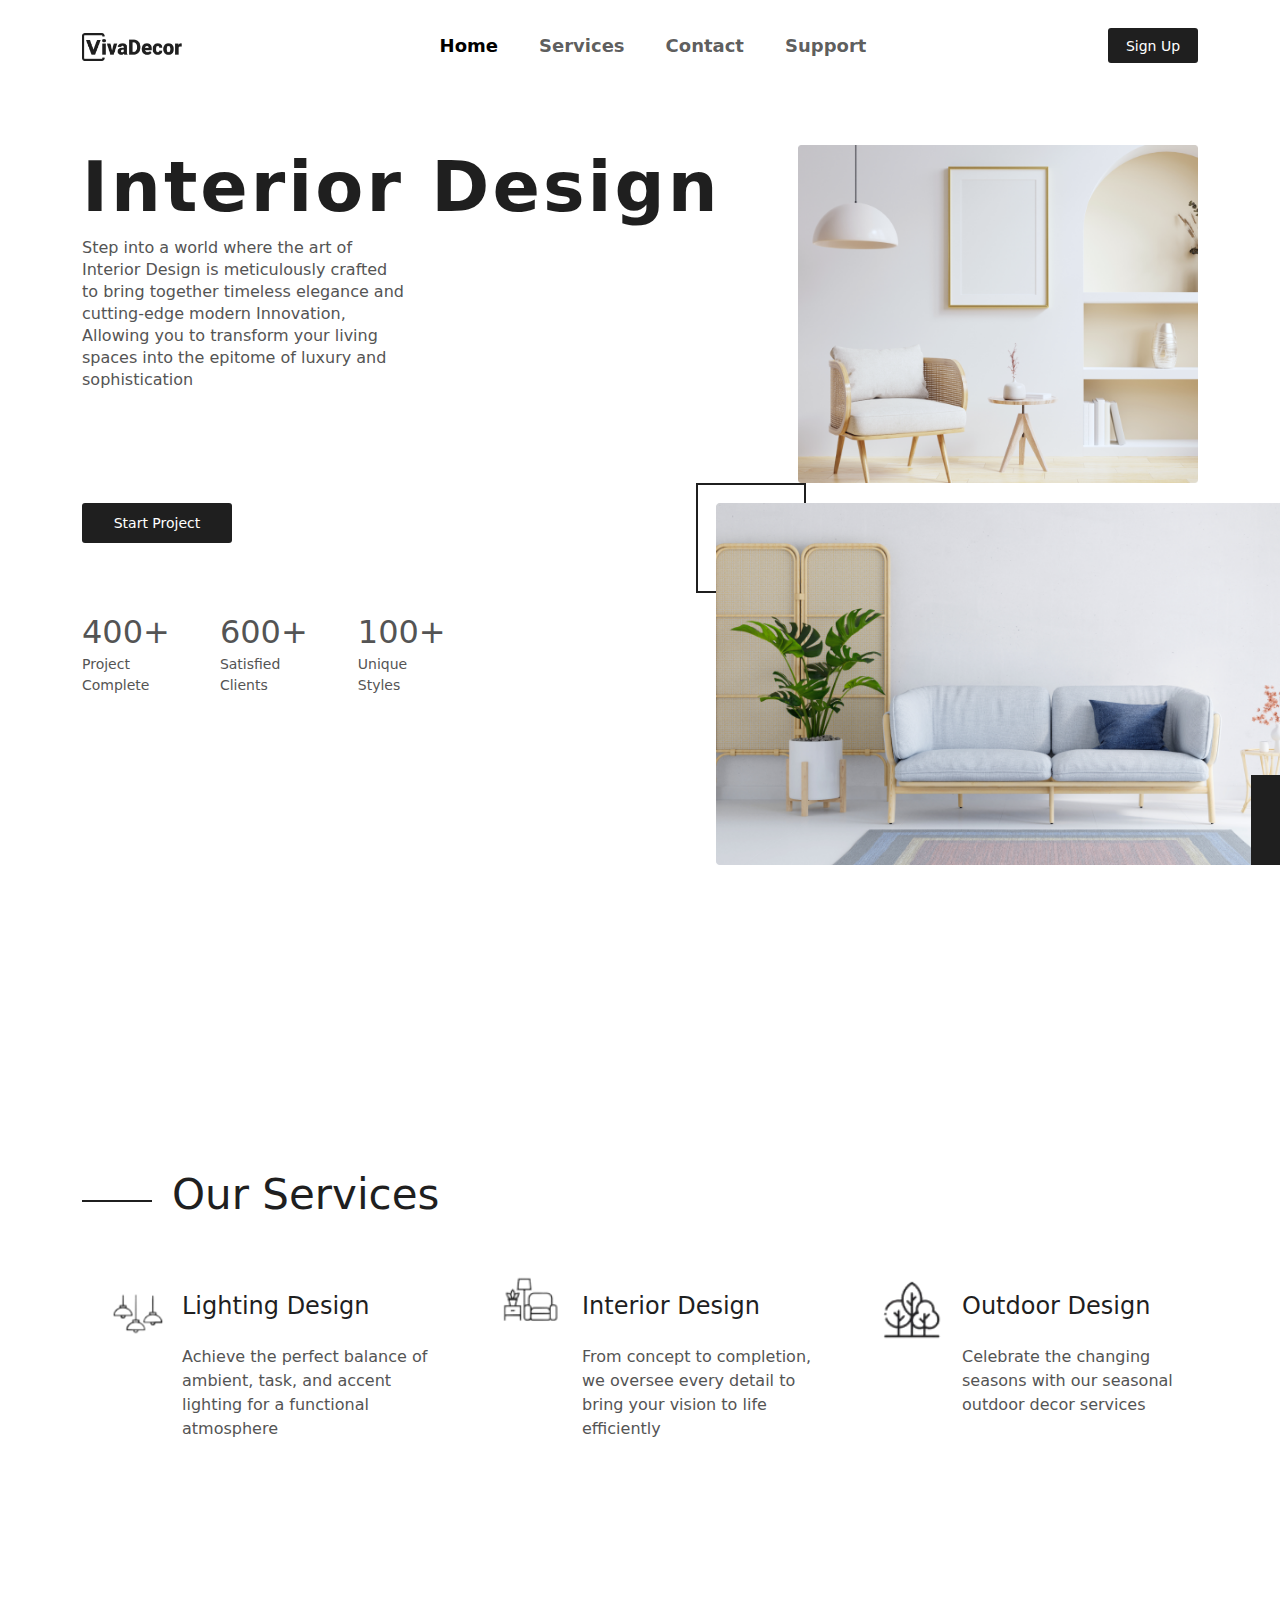
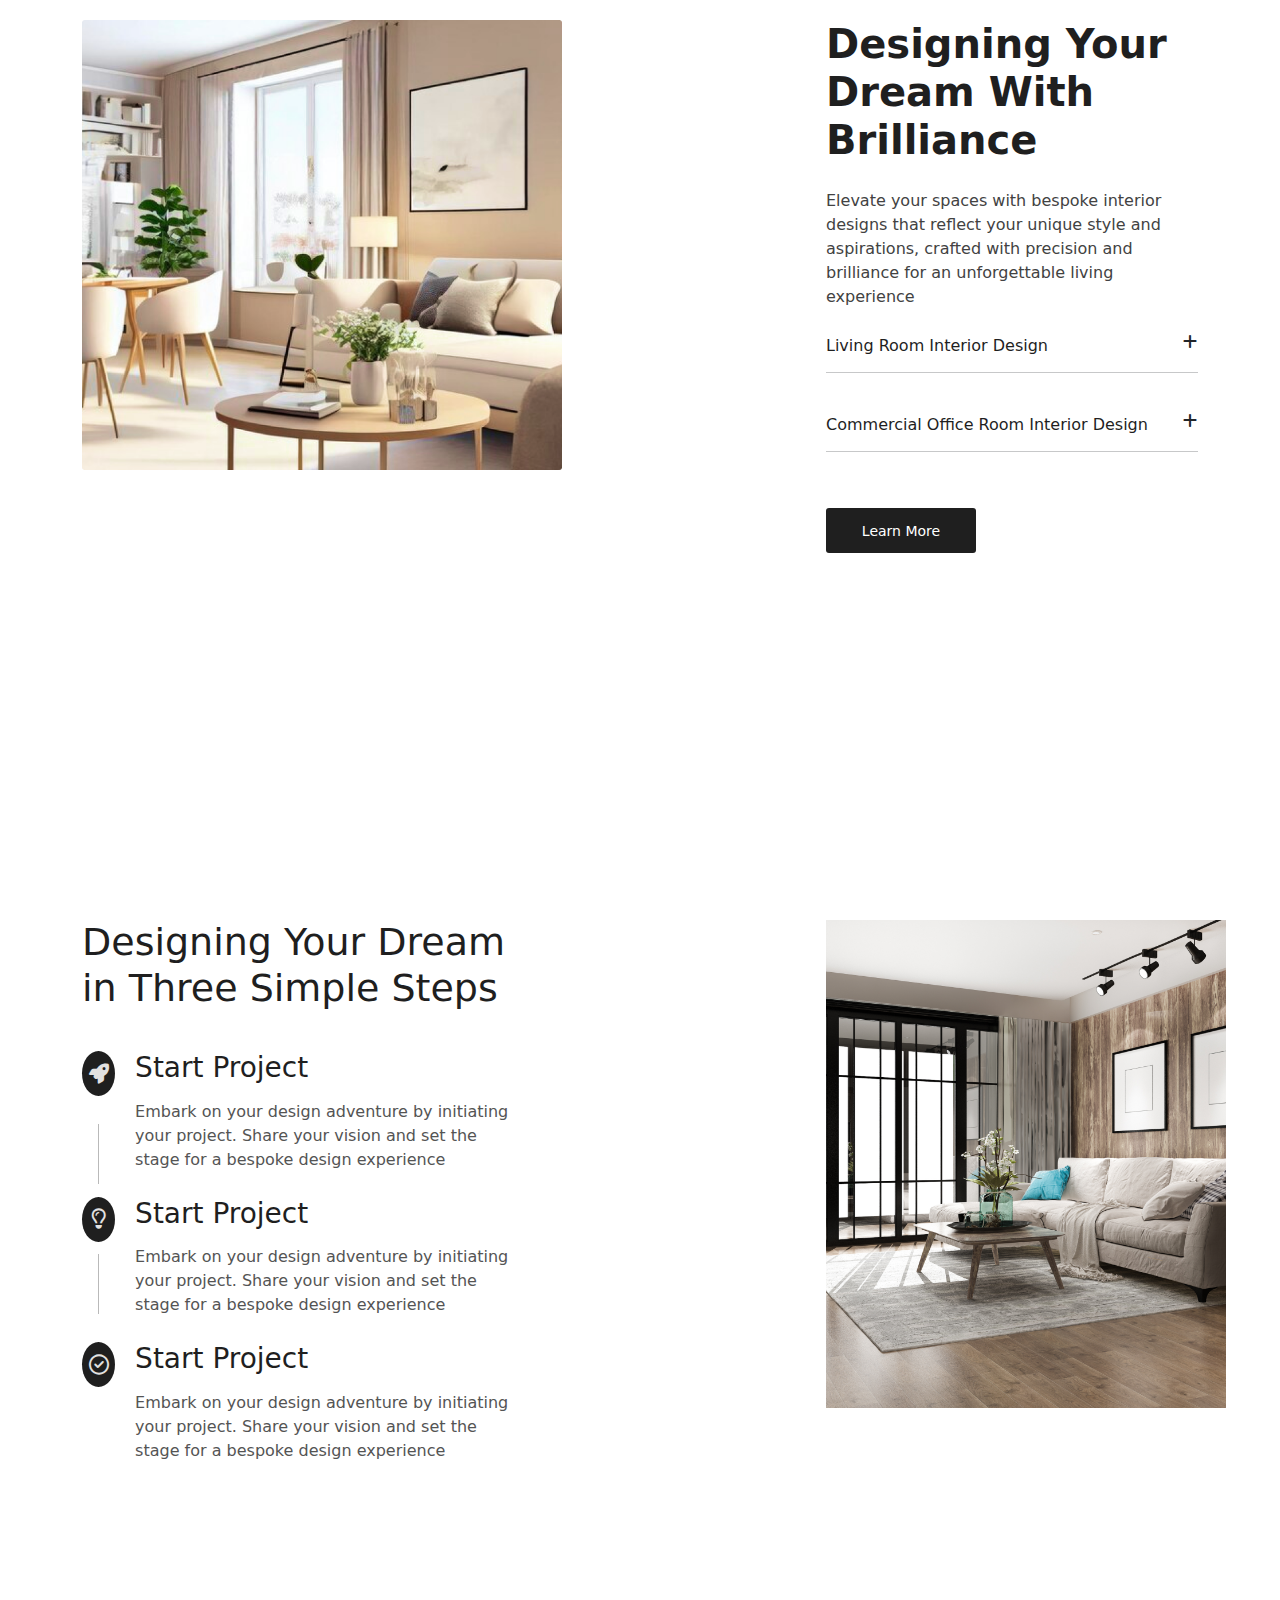
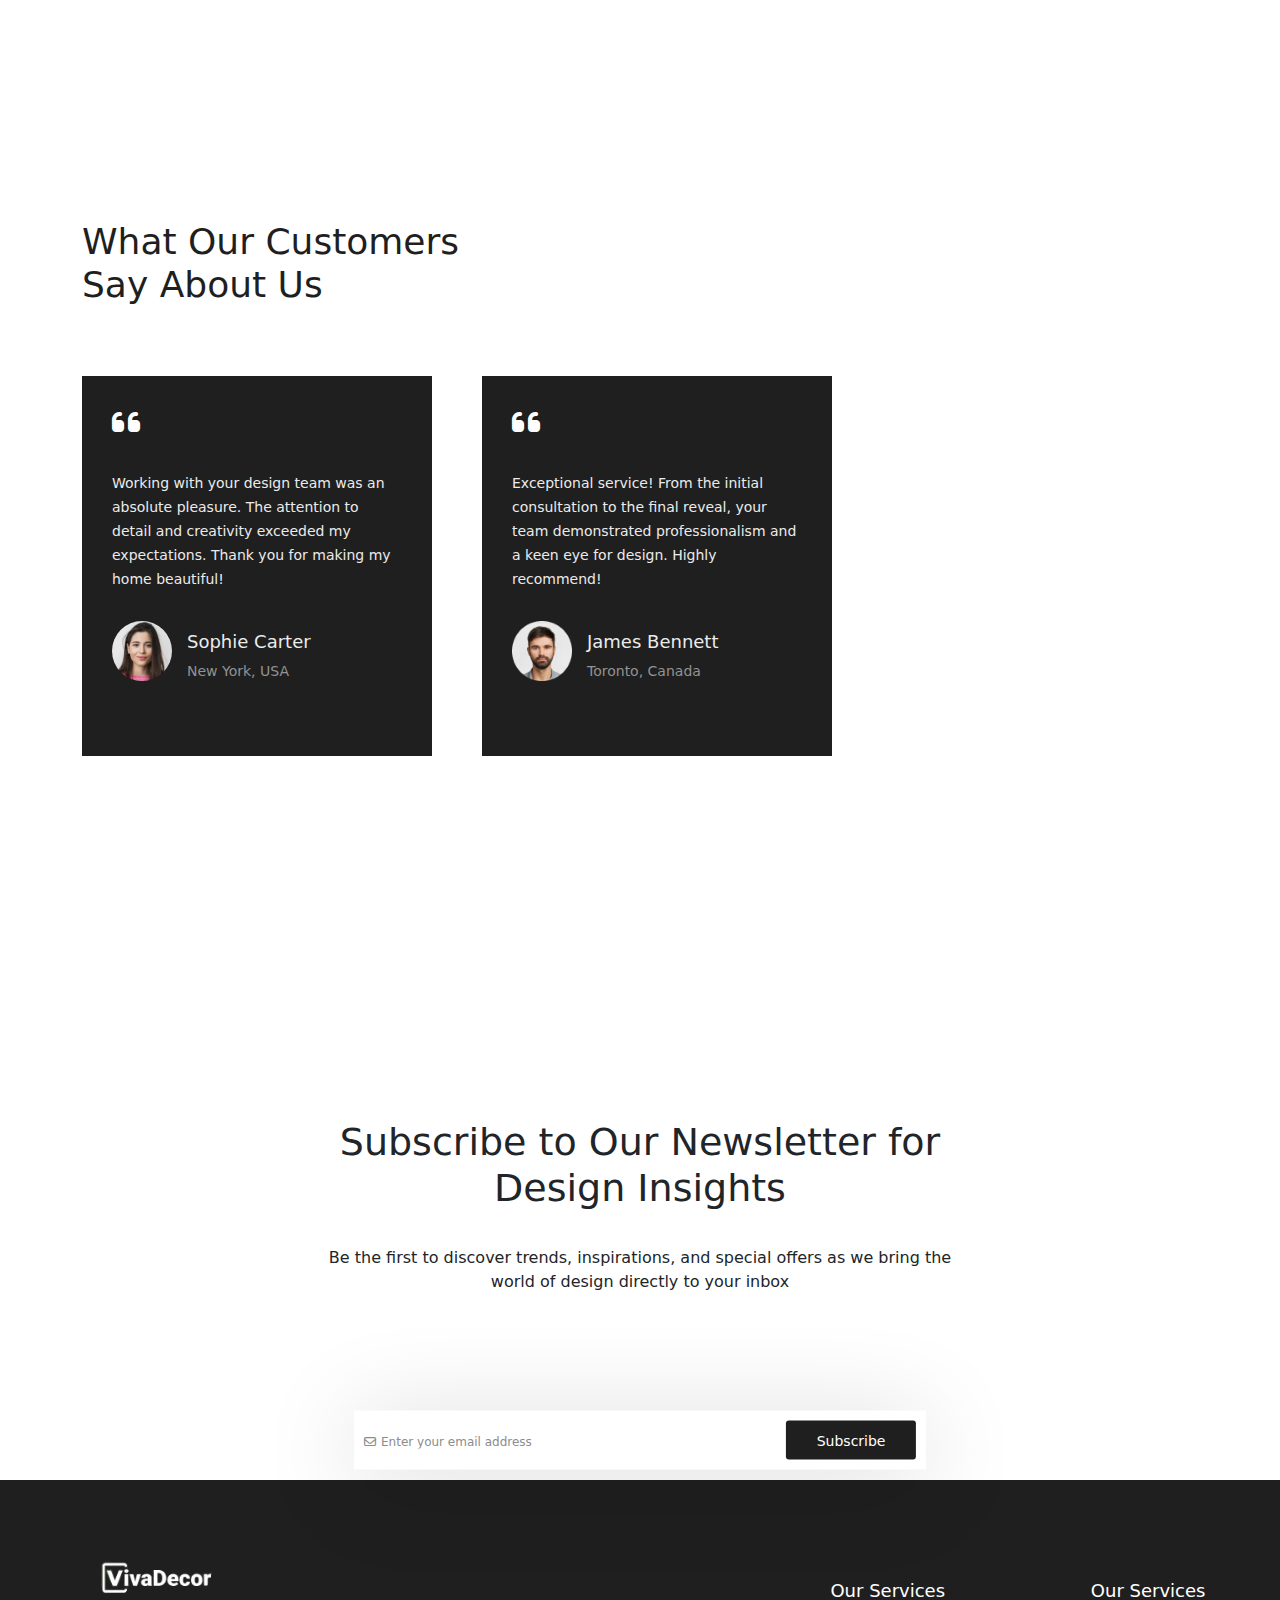
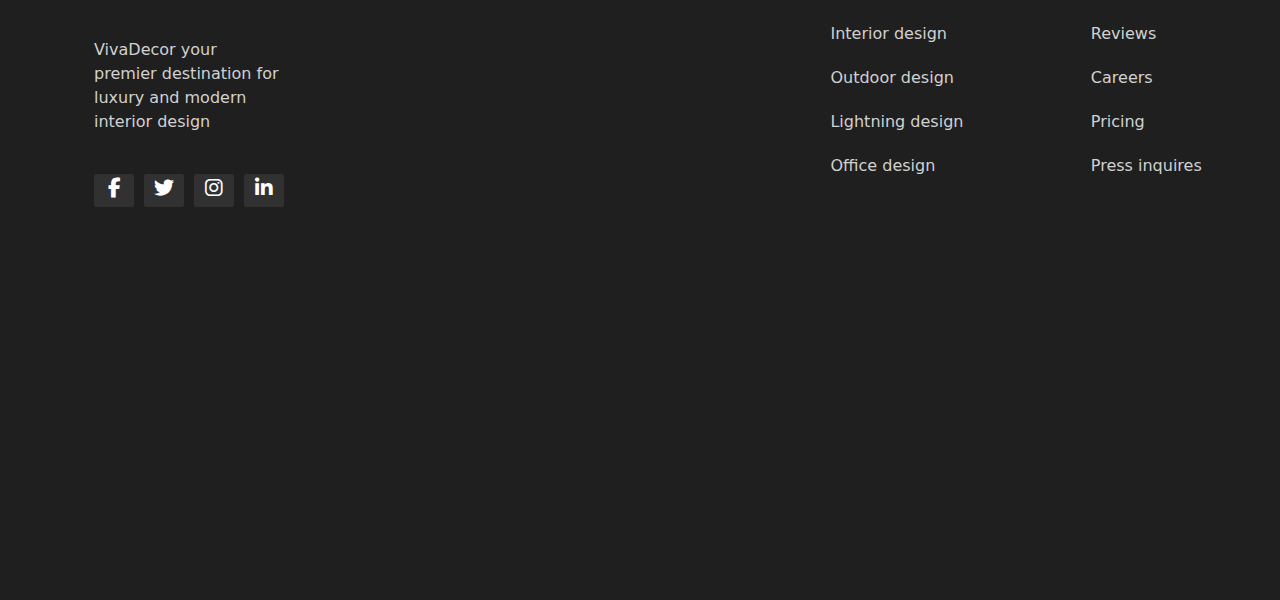
<file: index.html>
<!DOCTYPE html>
<html lang="en">
<head>
    <meta charset="UTF-8">
    <meta name="viewport" content="width=device-width, initial-scale=1.0">
    <link rel="stylesheet" href="css/bootstrap.min.css">
    <link rel="stylesheet" href="css/bootstrap.min.css.map">
    <link rel="stylesheet" href="css/all.css">
    <link rel="stylesheet" href="css/all.min.css">
    <link rel="stylesheet" href="css/style.css">
    <title>Document</title>
</head>
<body>
    

    <section class="sec1">
        <div class="header">
            <nav class="navbar navbar-expand-sm">
                <div class="container mt-3">
                    <div class="logo_div">
                        <a class="navbar-brand" href="#"><img src="photo/Logo.png" alt="..." class="logo_img" width="100"></a>
                        <button class="navbar-toggler" type="button" data-bs-toggle="collapse" data-bs-target="#mynavbar">
                            <span class="navbar-toggler-icon"></span>
                        </button>
                    </div>
                    <div class="collapse navbar-collapse" id="mynavbar">
                        <ul class="navbar-nav sec1_navlinks">
                            <li class="nav-item">
                                <a class="nav-link active" href="#">Home</a>
                            </li>
                            <li class="nav-item">
                                <a class="nav-link" href="#">Services</a>
                            </li>
                            <li class="nav-item">
                                <a class="nav-link" href="#">Contact</a>
                            </li>
                            <li class="nav-item">
                                <a class="nav-link" href="#">Support</a>
                            </li>
                        </ul>
                        <form class="d-flex ms-auto">
                            <button class="sec1_btn" type="button">Sign Up</button>
                        </form>
                    </div>
                </div>
            </nav>
        </div>


        <div class="sec1_content1 container-lg">
            <div class="sec1_text_content1">
                <h2>Interior Design</h2>
                <p>Step into a world where the art of Interior Design is meticulously crafted to bring together timeless elegance and cutting-edge 
                    modern Innovation, Allowing you to transform your living spaces into the epitome of luxury and sophistication</p>
            </div>
            <div class="sec1_img_content1">
                <img src="photo/Image 1.png" alt="..." width="400">
            </div>
        </div>

        <div class="sec1_content2 container-lg">
            <div class="sec1_text_content2">
                <button class="sec1_btn sec1_btn_content2">Start Project</button>
                <div class="sec1_text_content2_nums">
                    <div class="content2_nums">
                        <h2>400+</h2>
                        <p>Project Complete</p>
                    </div>
                    <div class="content2_nums">
                        <h2>600+</h2>
                        <p>Satisfied Clients</p>
                    </div>
                    <div class="content2_nums">
                        <h2>100+</h2>
                        <p>Unique Styles</p>
                    </div>
                </div>
            </div>
            <div class="sec1_img_content2">
                <div class="empty_border"></div>
                <img src="photo/Image 2.png" alt="..." width="570">
                <div class="arrow_icon">
                    <i class="fa-solid fa-arrow-down-long"></i>
                </div>
            </div>
        </div>
        
    </section>

    <section class="sec2">
        <div class="sec2_container container-lg">
            <div class="sec2_content mb-4">
                <h2>Our Services</h2>
            </div>
            <div class="row">
                <div class="col-sm-12 col-md-6 col-lg-4">
                    <div class="sec2_design1">
                        <div class="sec2_icon">
                            <img src="photo/Screenshot_2024-09-11_001242-removebg-preview.png" alt="..." width="100">
                        </div>
                        <div class="sec2_title mt-5">
                            <h3>Lighting Design</h3>
                            <p class="mt-4">Achieve the perfect balance of ambient, task, and accent lighting for a functional atmosphere</p>
                        </div>
                    </div>
                </div>
                <div class="col-sm-12 col-md-6 col-lg-4">
                    <div class="sec2_design1">
                        <div class="sec2_icon">
                            <img src="photo/Screenshot_2024-09-11_001455-removebg-preview.png" alt="..." width="120">
                        </div>
                        <div class="sec2_title mt-5">
                            <h3>Interior Design</h3>
                            <p class="mt-4">From concept to completion, we oversee every detail to bring your vision to life efficiently</p>
                        </div>
                    </div>
                </div>
                <div class="col-sm-12 col-md-6 col-lg-4">
                    <div class="sec2_design1">
                        <div class="sec2_icon">
                            <img src="photo/Screenshot_2024-09-11_001500-removebg-preview.png" alt="..." width="120">
                        </div>
                        <div class="sec2_title mt-5">
                            <h3>Outdoor Design</h3>
                            <p class="mt-4">Celebrate the changing seasons with our seasonal outdoor decor services</p>
                        </div>
                    </div>
                </div>
            </div>
        </div>
    </section>

    <section class="sec3 container-lg">
            <div class="col-sm-12 col-md-6 col-lg-4">
                <div class="sec3_img_content">
                    <img src="photo/Mask group.png" alt="..." width="480" height="450">
                </div>
            </div>
            <div class="col-sm-12 col-md-6 col-lg-4">
                <div class="sec3_text_content">
                    <h2>Designing Your Dream With Brilliance</h2>
                    <p class="sec3_text_content_P">Elevate your spaces with bespoke interior designs that reflect your unique style and aspirations, crafted with precision and brilliance for an unforgettable living experience</p>
                    <div class="sec3_plus">
                        <p class="plus_p">Living Room Interior Design</p>
                        <i class="fa-solid fa-plus"></i>
                    </div>
                    <hr>
                    <div class="sec3_plus sec3_plus2">
                        <p class="plus_p ">Commercial Office Room Interior Design</p>
                        <i class="fa-solid fa-plus"></i>
                    </div>
                    <hr>
                    <button class="sec1_btn sec3_btn">Learn More</button>
                </div>
            </div>
    </section>

    <section class="sec4 container-lg">
        <div class="sec4_text_content">
            <div class="col-sm-12 col-md-6 col-lg-7">
                <h2 class="sec4_text_content_title">Designing Your Dream in Three Simple Steps</h2>
                <div class="sec4_text_content_dream">
                    <div class="sec4_icon">
                        <i class="fa-solid fa-rocket"></i>
                    </div>
                    <div class="sec4_dreams_content">
                        <h2>Start Project</h2>
                        <p>Embark on your design adventure by initiating your project. Share your vision and set the stage for a bespoke design experience</p>
                    </div>
                </div>
                <div class="sec4_text_content_dream">
                    <div class="sec4_icon sec4_icon_center">
                        <i class="fa-regular fa-lightbulb"></i>
                    </div>
                    <div class="sec4_dreams_content">
                        <h2>Start Project</h2>
                        <p>Embark on your design adventure by initiating your project. Share your vision and set the stage for a bespoke design experience</p>
                    </div>
                </div>
                <div class="sec4_text_content_dream">
                    <div class="sec4_icon">
                        <i class="fa-regular fa-circle-check"></i>
                    </div>
                    <div class="sec4_dreams_content">
                        <h2>Start Project</h2>
                        <p>Embark on your design adventure by initiating your project. Share your vision and set the stage for a bespoke design experience</p>
                    </div>
                </div>
            </div>
        </div>
        <div class="col-sm-12 col-md-6 col-lg-4">
            <div class="sec4_img_content">
                <img src="photo/Image.png" alt="..." width="400">
            </div>
        </div>
    </section>

    <section class="sec5 container-xl">
        <div class="sec5_img_content">
            <img src="photo/Mask group (1).png" alt="..." width="500">
            <div class="sec5_icons">
                <div class="sec5_left">
                    <i class="fa-solid fa-arrow-left-long"></i>
                </div>
                <div class="sec5_left sec5_right">
                    <i class="fa-solid fa-arrow-right-long"></i>                </div>
            </div>
        </div>
        <div class="sec5_text_content">
            <div class="col-sm-12 col-md-12">
                <h2>What Our Customers<br> Say About Us</h2>
                <div class="sec5_blocks_content">
                    <div class="sec5_blocks">
                        <i class="fa-solid fa-quote-left"></i>
                        <p class="sec5_blocks_p">Working with your design team was an absolute pleasure. The attention to detail and creativity exceeded my expectations.  Thank you for making my home beautiful!</p>
                        <div class="sec5_info">
                            <img src="photo/31039659.webp" alt="..."  width="60" height="60" style="border-radius: 50%;">
                            <div class="sec5_info_p">
                                <h3>Sophie Carter</h3>
                                <p>New York, USA</p>
                            </div>
                        </div>
                    </div>
                    <div class="sec5_blocks1 sec5_blocks">
                        <i class="fa-solid fa-quote-left"></i>
                        <p class="sec5_blocks_p">Exceptional service! From the initial consultation to the final reveal, your team demonstrated professionalism and a keen eye for design. Highly recommend!</p>
                        <div class="sec5_info">
                            <img src="photo/Mask group (2).png" alt="..." width="60" height="60">
                            <div class="sec5_info_p">
                                <h3>James Bennett</h3>
                                <p>Toronto, Canada</p>
                            </div>
                        </div>
                    </div>
                </div>
            </div>
        </div>
    </section>

    <section class="sec6">
        <div class="sec6_content">
            <h2>Subscribe to Our Newsletter for Design Insights</h2>
            <p>Be the first to discover trends, inspirations, and special offers as we bring the world of design directly to your inbox</p>
        </div>
        <div class="email_info">
            <i class="fa-regular fa-envelope"></i>
            <input type="email" placeholder="Enter your email address">
            <button class="sec1_btn email_info_btn">Subscribe</button>
        </div>
    </section>

    <section class="sec7">
        <div class="col-sm-12 col-md-6 col-lg-4">
            <div class="div1">
                <img src="photo/Screenshot_2024-09-12_044202-removebg-preview.png" alt="" class="logo_img" width="200">
                <p>VivaDecor your premier destination for luxury and modern interior design</p>
                <div class="social">
                    <div class="social_icons">
                        <a href="#"><i class="fa-brands fa-facebook-f"></i></a>
                    </div>
                    <div class="social_icons twi">
                        <a href="#"><i class="fa-brands fa-twitter"></i></a>
                    </div>
                    <div class="social_icons ins">
                        <a href="#"><i class="fa-brands fa-instagram"></i></a>
                    </div>
                    <div class="social_icons">
                        <a href="#"><i class="fa-brands fa-linkedin-in"></i></a>
                    </div>
                </div>
            </div>
        </div>

    <div class="div_all">
        <div class="col-sm-12 col-md-6 col-lg-3">
            <div class="div2">
                <h4>Our Services</h4>
                <p>Interior design</p>
                <p>Outdoor design</p>
                <p>Lightning design</p>
                <p>Office design</p>
            </div>
        </div>
        <div class="col-sm-12 col-md-6 col-lg-3">
            <div class="div3">
                <h4>Our Services</h4>
                <p>Reviews</p>
                <p>Careers</p>
                <p>Pricing</p>
                <p>Press inquires</p>
            </div>
        </div>
        
        <div class="col-sm-12 col-md-6 col-lg-3">
            <div class="div4">
                <h4>Our Services</h4>
                <p>info@vivadecor.com</p>
                <p>Design Avenue Cityville,<br> CA 90210 United States</p>
            </div>
        </div>
    </div>    
    </section>
    
    <script src="js/bootstrap.bundle.min.js"></script>
    <script src="js/bootstrap.bundle.min.js.map"></script>
</body>
</html>
</file>
<file: css/style.css>
*{
    margin: 0;
    padding: 0;
    box-sizing: border-box;
}
.sec1{
    width: 100%;
    height: 130vh;
}
.sec1_navlinks{
    margin-left: auto;
    gap: 25px;
}
.sec1_navlinks li a{
    font-size: 18px;
    font-weight: 600;
}
.sec1_btn{
    background-color: #1F1F1F;
    color: #fff;
    width: 90px;
    height: 35px;
    border: none;
    outline: none;
    border-radius: 3px;
    font-size: 14px;
    line-height: 24px;
}
.sec1_content1{
    margin-top: 70px;
}
.sec1_content1{
    display: flex;
}
.sec1_text_content1 h2{
    color: #1F1F1F;
    font-size: 70px;
    letter-spacing: 3px;
    font-weight: 600;
}
.sec1_text_content1 p{
    width: 45%;
    color: #545454;
    font-size: 16px;
    line-height: 22px;
}
.sec1_content2{
    display: flex;
    /* justify-content: space-around; */
}
.sec1_content2{
    margin-top: 20px;
}
.sec1_btn_content2{
    width: 150px;
    height: 40px;
    margin: 0px 0px 70px;
}
.sec1_text_content2_nums{
    display: flex;
    gap: 50px;
    color: #545454;
}
.sec1_text_content2_nums h2{
    font-size: 32px;
}
.sec1_text_content2_nums p{
    font-size: 14px;
    margin-top: -5px;
}
.sec1_img_content2{
    margin-left: 270px;
}
.empty_border{
    position: absolute;
    z-index: -1;
    width: 110px;
    height: 110px;
    border: 2px solid #1F1F1F;
    margin-top: -20px;
    margin-left: -20px;
}
.arrow_icon{
    position: relative;
    z-index: 3;
    margin-left: auto;
    left: 55px;
    margin-top: -90px;
    width: 90px;
    height: 90px;
    background-color: #1F1F1F;
    display: flex;
    justify-content: center;
    align-items: center;
}
.arrow_icon i{
    color: #fff;
    font-size: 28px;
}

.sec2{
    width: 100%;
    min-height: 50vh;
}
.sec2_content h2{
    margin-left: 90px;
    color: #1F1F1F;
    font-size: 42px;
}
.sec2_content h2::before{
    position: absolute;
    content: "";
    width: 70px;
    height: 2px;
    background-color: #1F1F1F;
    margin: 30px 0px 30px -90px;
}
.sec2_designs{
    display: flex;
}
.sec2_design1{
    display: flex;
}
.sec2_title h3{
    font-size: 24px;
    color: #1F1F1F;
}
.sec2_title p{
    color: #545454;
    font-size: 16px;
}

.sec3{
    width: 100%;
    min-height: 100vh;
    display: flex;
    justify-content: space-between;
}

.sec3_text_content h2{
    font-size: 40px;
    color: #1F1F1F;
    font-weight: 600;
}

.sec3_text_content .sec3_text_content_P{
    color: #424242;
    font-size: 16px;
    /* width: 75%; */
    font-weight: 400;
    margin: 25px 0px;
}
.sec3_plus{
    display: flex;
    justify-content: space-between;
}
.plus_p{
    color: #1F1F1F;
    font-weight: 500;
}
.sec3_plus2{
    margin-top: 40px;
}
hr{
    margin-top: -2px;
}
.sec3_btn{
    margin-top: 40px;
    width: 150px;
    height: 45px;
}
.sec4{
    width: 100%;
    height: 100vh;
    display: flex;
    justify-content: space-around;
}
.sec4_text_content_title{
    color: #1F1F1F;
    font-size: 38px;
    margin-bottom: 40px;
}
.sec4_text_content_dream{
    display: flex;
}
.sec4_dreams_content{
    margin-left: 20px;
}
.sec4_icon{
    width: 90px;
    height:45px;
    border-radius: 50%;
    background-color: #1F1F1F;
    display: flex;
    justify-content: center;
    align-items: center;
}
.sec4_icon i{
    color: #e2e1e1;
    font-size: 20px;
}

.sec4_icon_center::before{
    position: absolute;
    content: "";
    width: 1.6px;
    height: 60px;
    background-color: #9B9B9B;
    opacity: .7;
    margin-top: -130px;
}
.sec4_icon_center::after{
    position: absolute;
    content: "";
    width: 1.6px;
    height: 60px;
    background-color: #9B9B9B;
    opacity: .7;
    margin-top: 130px;
}
.sec4_dreams_content h2{
    font-size: 28px;
    color: #1F1F1F;
}
.sec4_dreams_content p{
    color: #545454;
    font-size: 16px;
    font-weight: 500;
    margin: 15px 0px 25px 0px;
}
.sec5{
    width: 100%;
    height: 100vh;
    display: flex;
    justify-content: space-around;
}
.sec5_text_content h2{
    font-size: 36px;
    font-weight: 500;
    color: #1F1F1F;
}
.sec5_blocks_content{
    display: flex;
    margin-top: 20px;
    margin-left: -550px;
}
.sec5_blocks{
    padding: 30px;
    width: 350px;
    height: 380px;
    background-color: #1F1F1F;
    margin-top: 50px;
}
.sec5_blocks1{
    margin-left: 50px;
}
.sec5_blocks i{
    color: #fff;
    font-size: 32px;
}
.sec5_blocks .sec5_blocks_p{
    color: #ebebeb;
    font-size: 14px;
    line-height: 24px;
    margin: 30px 0px;
}
.sec5_info{
    display: flex;
    margin-top: 30px;
}
.sec5_info_p{
    margin-left: 15px;
}
.sec5_info_p h3{
    color: #ebebeb;
    font-size: 18px;
    margin-top: 10px;
}
.sec5_info_p p{
    color: #929292;
    font-size: 14px;
}
.sec5_icons{
    display: flex;
    margin: 10px 0px;
}
.sec5_left{
    display: flex;
    justify-content: center;
    align-items: center;
    width: 35px;
    height: 30px;
    background-color: #F1F1F1;
}
.sec5_right{
    margin-left: 5px;
}
.sec5_left i{
    color: #464646;
}
.sec6{
    width: 100%;
    height: 40vh;
    position: relative;
}
.sec6_content{
    text-align: center;
    position: absolute;
    left: 50%;
    transform: translateX(-50%);
}
.sec6_content h2{
    font-size: 38px;
    font-weight: 500;
}
.sec6_content p{
    margin-top: 35px;
}
.email_info{
    margin-top: 140px;
    position: absolute;
    top: 50%;
    left: 50%;
    transform: translate(-50% , -50%);
    box-shadow: 0px 10px 100px 0px #00000029;
    padding: 10px 10px;
    background-color: #fff;
}
.email_info input{
    border: none;
    outline: none;
}
.email_info i{
    color: #8C8C8C;
    font-size: 12px;
    font-weight: 500;
}
input::placeholder{
    color: #8C8C8C;
    font-size: 12px;

}
.email_info_btn{
    margin-left: 200px;
    width: 130px;
    height: 39px;
}

.sec7{
    width: 100%;
    height: 80vh;
    background-color:#1F1F1F;
    color: #929292;
    display: flex;
    justify-content: space-between;
    padding: 0px 5%;
}
.div_all{
    gap: 100px;
    margin-top: 100px;
    display: flex;
    justify-content: space-around;
}
.div1 p{
    margin: 20px 0px;
    width: 40%;
    margin-left: 30px;
    color: #D1D1D1;
}
.social{
    margin: 40px 30px;
    display: flex;
}
.social_icons{
    width: 25px;
    height: 33px;
    background-color: #313131;
    display: flex;
    justify-content: center;
    align-items: center;
    border-radius: 2px;
    padding: 10px 20px;
}
.social_icons i{
    color: #424242;
    font-size: 20px;
    color: #fff;
}
.twi{
    margin: 0px 10px;
}
.ins{
    margin: 0px 10px 0px 0px;
}

.div_all h4{
    color: #fff;
    font-size: 18px;
}
.div_all p{
    color: #D1D1D1;
    margin: 20px 0px;
}
@media (max-width: 768px) {
    .sec1{
        width: 100%;
        height: 170vh;
    }
    .sec1_text_content1 h2{
        font-size: 42px;
    }
    .sec1_content1{
        flex-direction: column;
    }
    .sec1_text_content1 p{
        width: 100%;
    }
    .sec1_content2{
        flex-direction: column;
    }
    .sec1_img_content2{
        margin-left: 10px;
        margin-top: 30px;
    }
    .sec1_img_content2 img{
        width: 270px;
    }
    .sec1_img_content1 img{
        width: 200px;
    }
    .arrow_icon{
        width: 0px;
        height: 0px;
    }
    .arrow_icon i{
        font-size: 0px;
    }
    .sec1_text_content2_nums{
        gap: 15px;
    }
    .sec1_text_content2_nums h2{
        font-size: 24px;
    }
    .sec2_content h2{
        margin-left: 100px;
        font-size: 32px;
    }
    .sec3{
        flex-direction: column;
        margin-bottom: 100px;
    }
    .sec3_img_content img{
        width: 320px;
        height: 400px;
    }
    .sec4{
        flex-direction: column ;
        height: 200vh;
    }
    .sec4_icon{
        width: 120px;
        height:40px;
    }
    .sec4_img_content img{
        width: 300px;
    }
    .sec5{
        flex-direction: column;
        height: 150vh;
    }
    .sec5_img_content img{
        display: none;
    }
    .sec5_blocks_content{
        flex-direction: column;
        margin-top: 20px;
        margin-left: 0px;
    }
    .sec5_text_content h2{
        font-size: 36px;
        font-weight: 500;
        color: #1F1F1F;
    }
    .sec5_blocks{
        margin-top: 0px;
    }
    .sec5_blocks1{
        margin-left: 0px;
        margin-top: 50px;
    }
    .sec5_icons{
        display: none;
    }
    .sec6_content h2{
        font-size: 28px;
    }
    .sec6_content p{
        margin-top: 35px;
    }
    .email_info{
        width: 80%;
        margin-top: 100px;
        padding: 10px 1px;
        margin-left: 10px;
    }
    .email_info_btn{
        margin-left: 0px;
        width: 70px;
        height: 39px;
    }
    .sec6_content{
        text-align: start;
        left: 10px;
        transform:unset;
    }
    .sec6{
        height: 70vh;
    }
    .sec7{
        flex-direction: column;
        width: 100%;
        height: 220vh;
    }
    .div_all{
        flex-direction: column;
    }
}
@media (max-width: 950px) {
    .sec1_text_content1 h2{
        font-size: 42px;
    }
    .sec1_text_content1 p{
        width: 100%;
    }
    .sec1_img_content2{
        margin-left: 10px;
        margin-top: 30px;
    }
    .sec1_img_content2 img{
        width: 270px;
    }
    .sec1_img_content1 img{
        width: 200px;
    }
    .sec1_text_content2_nums{
        gap: 15px;
    }
    .sec1_text_content2_nums h2{
        font-size: 24px;
    }
    .sec3{
        flex-direction: column;
        margin-bottom: 100px;
    }
    .sec4{
        flex-direction: column ;
    }
    .sec4_icon{
        width: 120px;
        height:40px;
    }
    .sec5{
        flex-direction: column;
        height: 150vh;
    }
    .sec5_img_content img{
        display: none;
    }
    .sec5_blocks_content{
        flex-direction: column;
        margin-top: 20px;
        margin-left: 0px;
    }
    .sec5_text_content h2{
        font-size: 36px;
        font-weight: 500;
        color: #1F1F1F;
    }
    .sec5_blocks{
        margin-top: 0px;
    }
    .sec5_blocks1{
        margin-left: 0px;
        margin-top: 50px;
    }
    .sec5_icons{
        display: none;
    }
    .sec6_content h2{
        font-size: 28px;
    }
    .sec6_content p{
        margin-top: 35px;
    }
    .email_info{
        width: 80%;
        margin-top: 100px;
        padding: 10px 1px;
        margin-left: 10px;
    }
    .email_info_btn{
        margin-left: 0px;
        width: 70px;
        height: 39px;
    }
    .sec6_content{
        text-align: start;
        left: 10px;
        transform:unset;
    }
    .sec6{
        height: 70vh;
    }
    .sec7{
        flex-direction: column;
        width: 100%;
        height: 220vh;
    }
    .div_all{
        flex-direction: column;
    }
}
@media (max-width: 1400px) {
    .sec5{
        flex-direction: row;
        justify-content: flex-start;
    }
    .sec5_img_content img{
        display: none;
    }
    .sec5_icons{
        display: none;
    }
    .sec5_blocks_content{
        margin-left: 0px;
    }
    .sec7{
        width: 120%;
    }
}
</file>
